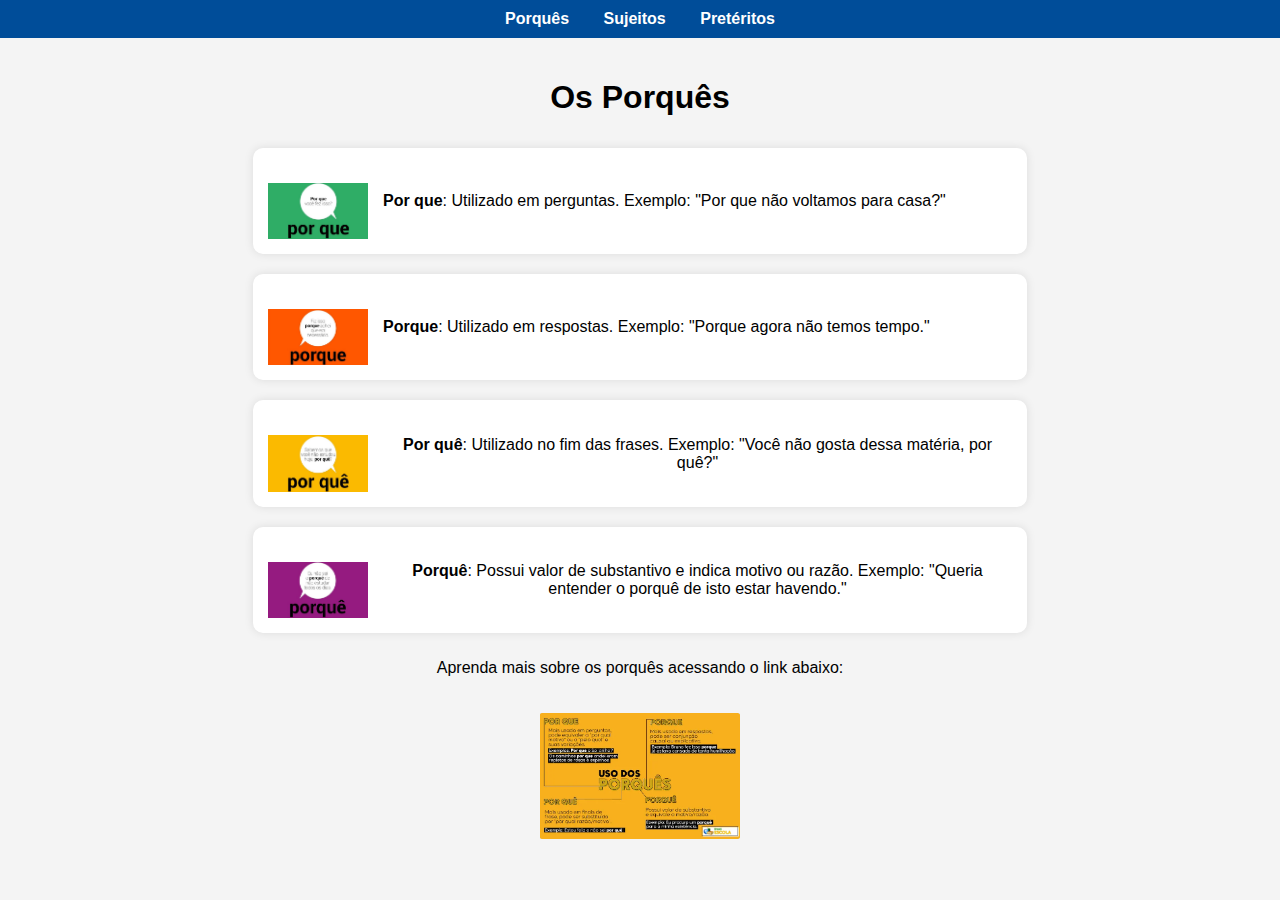
<file: index.html>
<!DOCTYPE html>
<html lang="pt-BR">
<head>
    <meta charset="UTF-8">
    <meta name="viewport" content="width=device-width, initial-scale=1.0">
    <title>Porquês</title>
    <link rel="stylesheet" href="style.css">
</head>
<body>
    <nav>
        <a href="index.html">Porquês</a>
        <a href="sujeitos.html">Sujeitos</a>
        <a href="preteritos.html">Pretéritos</a>
    </nav>
    <section>
        <h1>Os Porquês</h1>
        <div class="conteudo">
            <div class="explicacao">
                <img src="por_que.png" alt="Por que">
                <p><strong>Por que</strong>: Utilizado em perguntas. Exemplo: "Por que não voltamos para casa?"</p>
            </div>
            <div class="explicacao">
                <img src="porque.png" alt="Porque">
                <p><strong>Porque</strong>: Utilizado em respostas. Exemplo: "Porque agora não temos tempo."</p>
            </div>
            <div class="explicacao">
                <img src="por_que_fim.png" alt="Por quê">
                <p><strong>Por quê</strong>: Utilizado no fim das frases. Exemplo: "Você não gosta dessa matéria, por quê?"</p>
            </div>
            <div class="explicacao">
                <img src="porquê.png" alt="Porquê">
                <p><strong>Porquê</strong>: Possui valor de substantivo e indica motivo ou razão. Exemplo: "Queria entender o porquê de isto estar havendo."</p>
            </div>
            <div class="link-externo">
                <p>Aprenda mais sobre os porquês acessando o link abaixo:</p>
                <a href="https://brasilescola.uol.com.br/gramatica/por-que.htm" target="_blank">
                    <img src="link_imagem.png" alt="Acesse aqui">
                </a>
            </div>
        </div>
    </section>
</body>
</html>
</file>
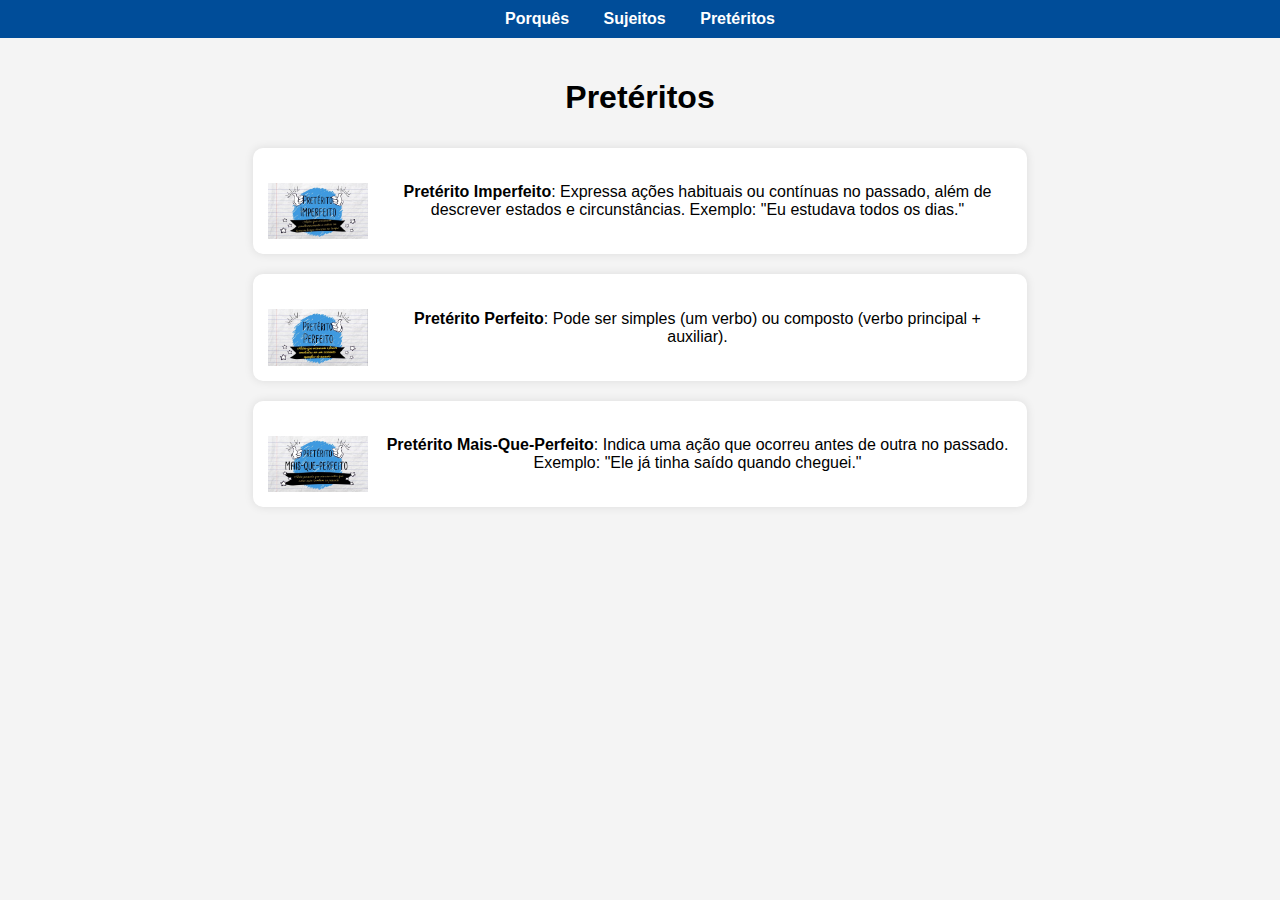
<file: preteritos.html>
<!DOCTYPE html>
<html lang="pt-BR">
<head>
    <meta charset="UTF-8">
    <meta name="viewport" content="width=device-width, initial-scale=1.0">
    <title>Pretéritos</title>
    <link rel="stylesheet" href="style.css">
</head>
<body>
    <nav>
        <a href="index.html">Porquês</a>
        <a href="sujeitos.html">Sujeitos</a>
        <a href="preteritos.html">Pretéritos</a>
    </nav>
    <section>
        <h1>Pretéritos</h1>
        <div class="conteudo">
            <div class="explicacao">
                <img src="preterito_imperfeito.png" alt="Pretérito Imperfeito">
                <p><strong>Pretérito Imperfeito</strong>: Expressa ações habituais ou contínuas no passado, além de descrever estados e circunstâncias. Exemplo: "Eu estudava todos os dias."</p>
            </div>
            <div class="explicacao">
                <img src="preterito_perfeito.png" alt="Pretérito Perfeito">
                <p><strong>Pretérito Perfeito</strong>: Pode ser simples (um verbo) ou composto (verbo principal + auxiliar).</p>
            </div>
            <div class="explicacao">
                <img src="preterito_mais_que_perfeito.png" alt="Pretérito Mais-Que-Perfeito">
                <p><strong>Pretérito Mais-Que-Perfeito</strong>: Indica uma ação que ocorreu antes de outra no passado. Exemplo: "Ele já tinha saído quando cheguei."</p>
            </div>
        </div>
    </section>
</body>
</html>
</file>
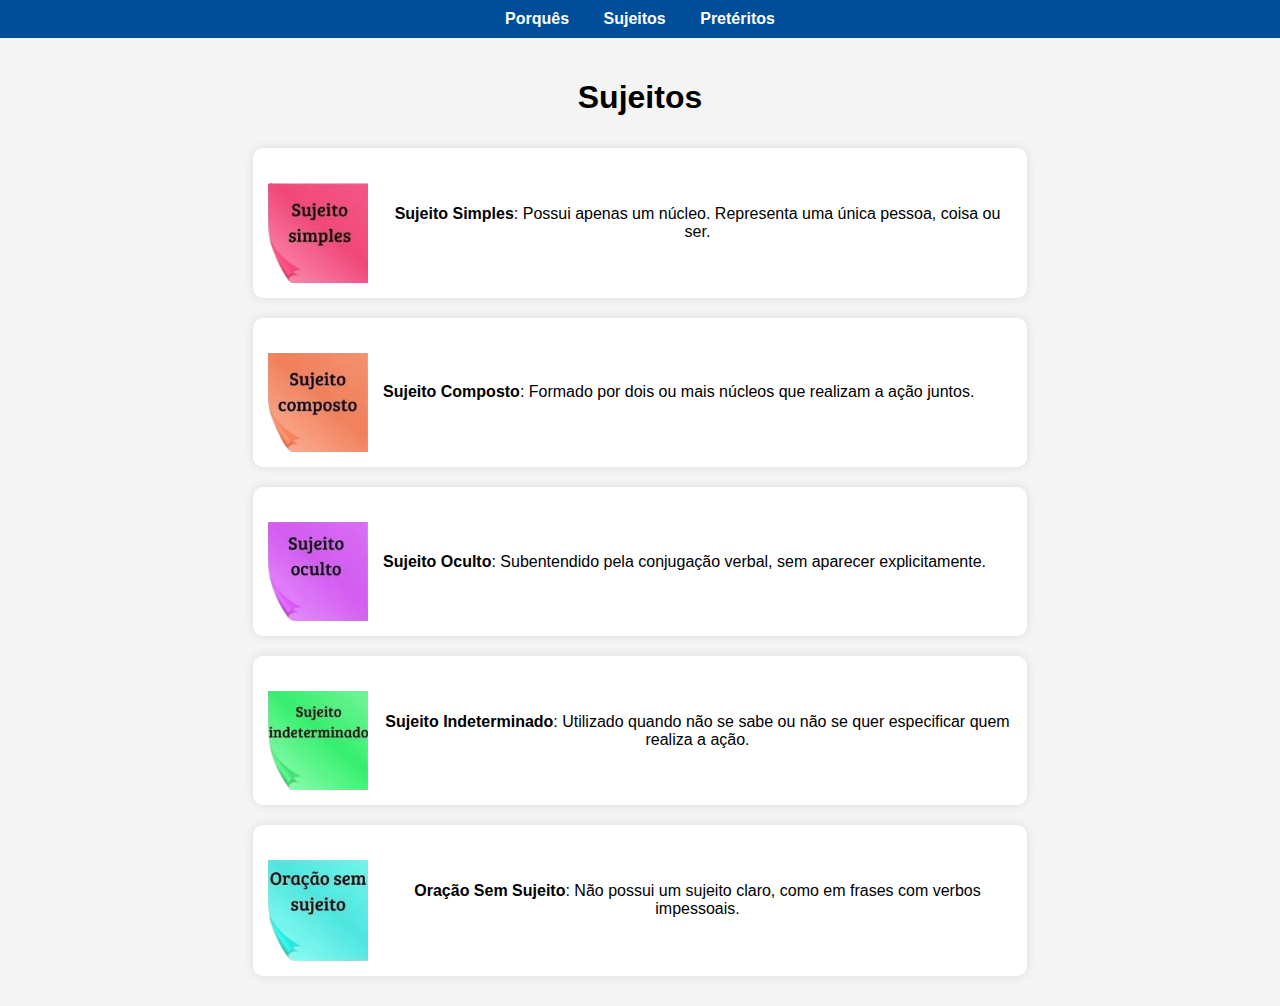
<file: sujeitos.html>
<!DOCTYPE html>
<html lang="pt-BR">
<head>
    <meta charset="UTF-8">
    <meta name="viewport" content="width=device-width, initial-scale=1.0">
    <title>Sujeitos</title>
    <link rel="stylesheet" href="style.css">
</head>
<body>
    <nav>
        <a href="index.html">Porquês</a>
        <a href="sujeitos.html">Sujeitos</a>
        <a href="preteritos.html">Pretéritos</a>
    </nav>
    <section>
        <h1>Sujeitos</h1>
        <div class="conteudo">
            <div class="explicacao">
                <img src="sujeito_simples.png" alt="Sujeito Simples">
                <p><strong>Sujeito Simples</strong>: Possui apenas um núcleo. Representa uma única pessoa, coisa ou ser.</p>
            </div>
            <div class="explicacao">
                <img src="sujeito_composto.png" alt="Sujeito Composto">
                <p><strong>Sujeito Composto</strong>: Formado por dois ou mais núcleos que realizam a ação juntos.</p>
            </div>
            <div class="explicacao">
                <img src="sujeito_oculto.png" alt="Sujeito Oculto">
                <p><strong>Sujeito Oculto</strong>: Subentendido pela conjugação verbal, sem aparecer explicitamente.</p>
            </div>
            <div class="explicacao">
                <img src="sujeito_indeterminado.png" alt="Sujeito Indeterminado">
                <p><strong>Sujeito Indeterminado</strong>: Utilizado quando não se sabe ou não se quer especificar quem realiza a ação.</p>
            </div>
            <div class="explicacao">
                <img src="oracao_sem_sujeito.png" alt="Oração Sem Sujeito">
                <p><strong>Oração Sem Sujeito</strong>: Não possui um sujeito claro, como em frases com verbos impessoais.</p>
            </div>
        </div>
    </section>
</body>
</html>
</file>
<file: style.css>
body {
    font-family: Arial, sans-serif;
    background-color: #f4f4f4;
    margin: 0;
    padding: 0;
    text-align: center;
}
nav {
    background-color: #004d99;
    padding: 10px;
}
nav a {
    color: white;
    margin: 0 15px;
    text-decoration: none;
    font-weight: bold;
}
section {
    padding: 20px;
}
.conteudo {
    display: flex;
    flex-direction: column;
    align-items: center;
}
.explicacao {
    background-color: white;
    padding: 15px;
    margin: 10px;
    width: 60%;
    border-radius: 10px;
    box-shadow: 0px 0px 10px rgba(0, 0, 0, 0.1);
    display: flex;
    align-items: center;
}
.explicacao img {
    width: 100px;
    margin-right: 15px;
}
img {
    width: 200px;
    margin-top: 20px;
}
</file>
